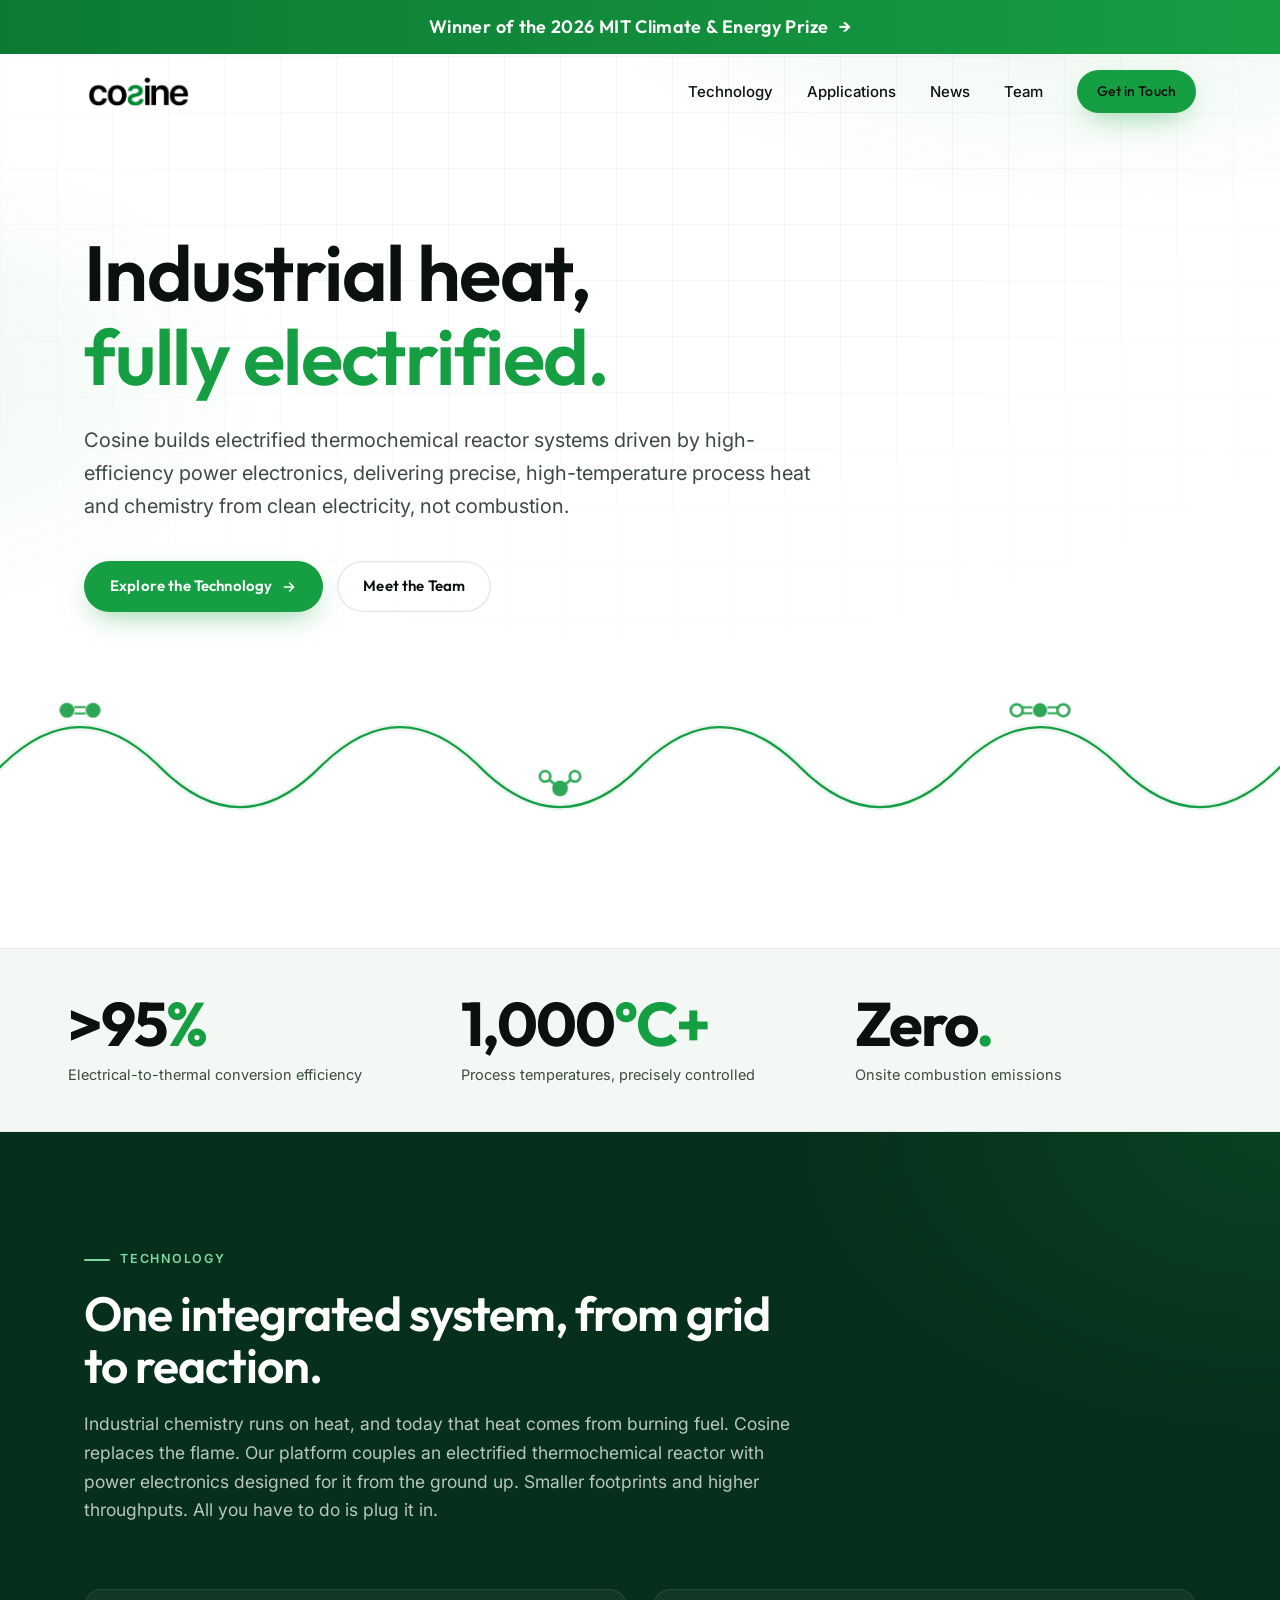
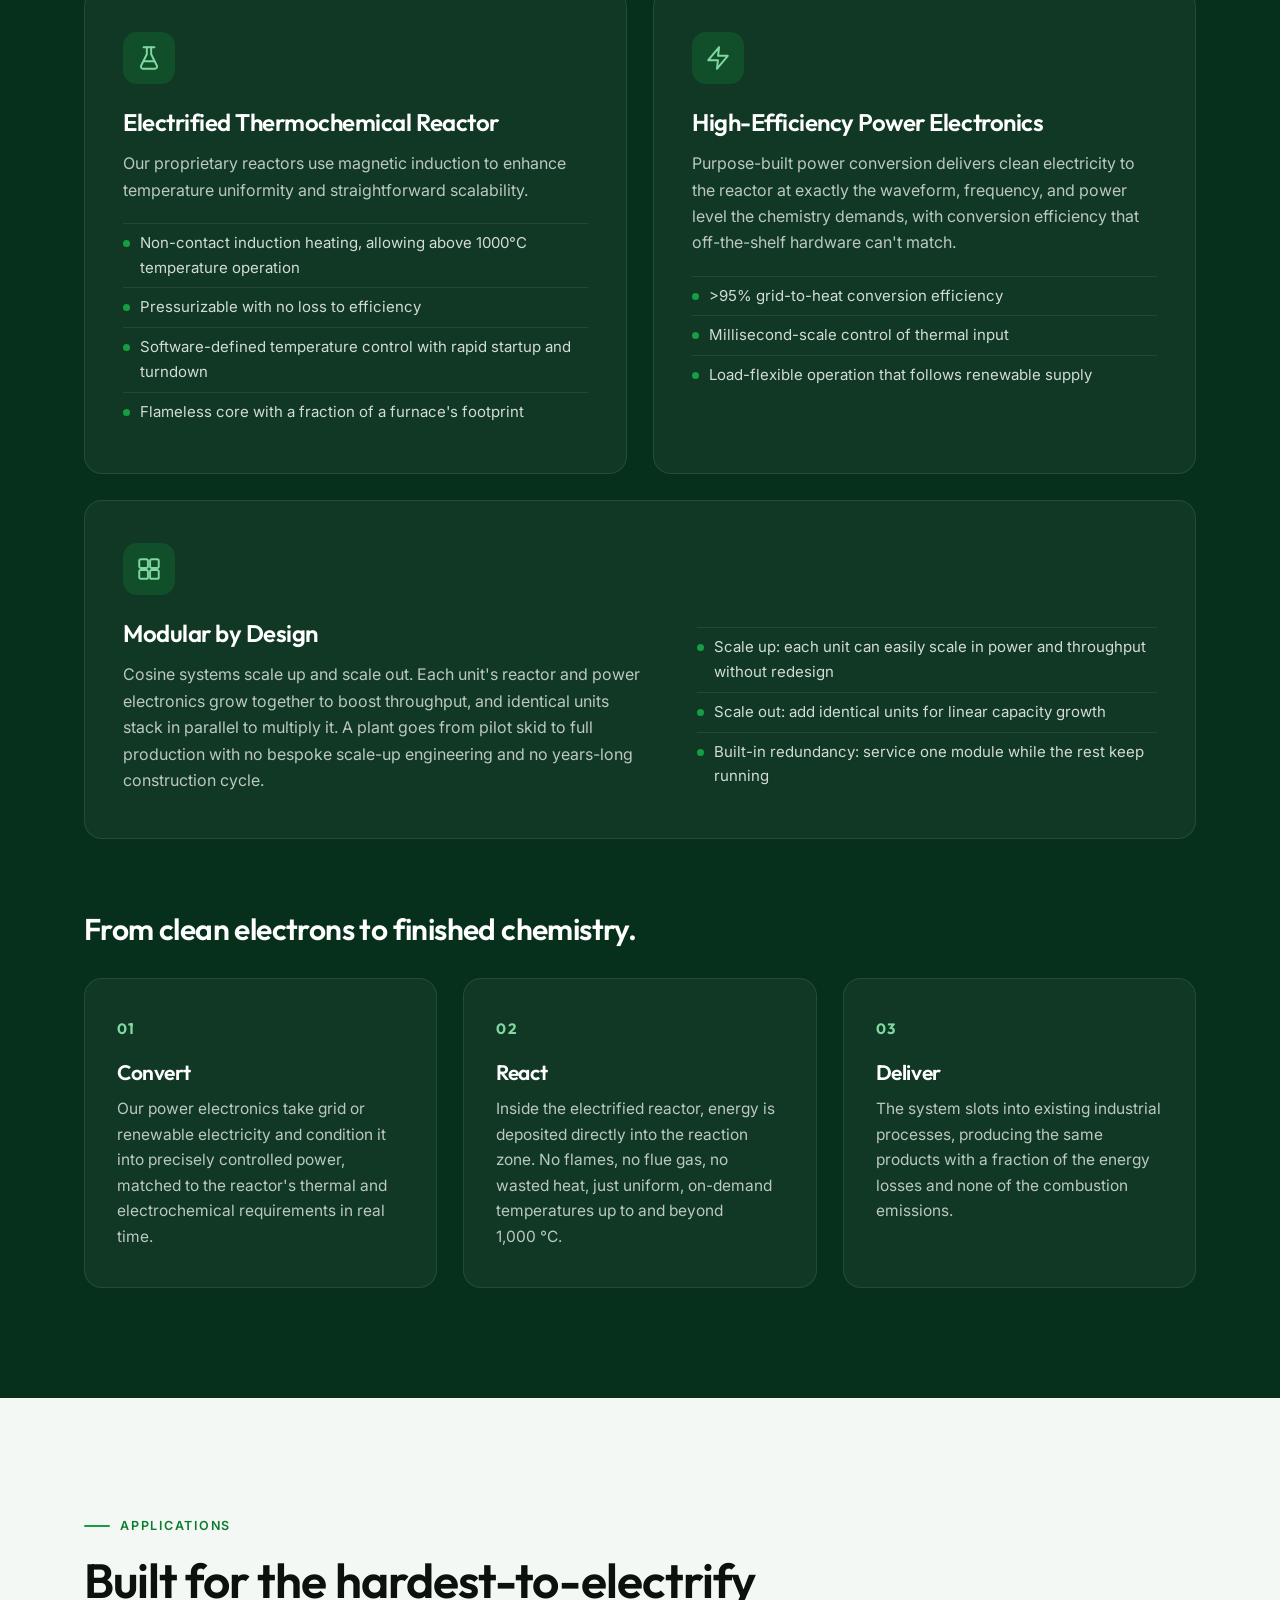
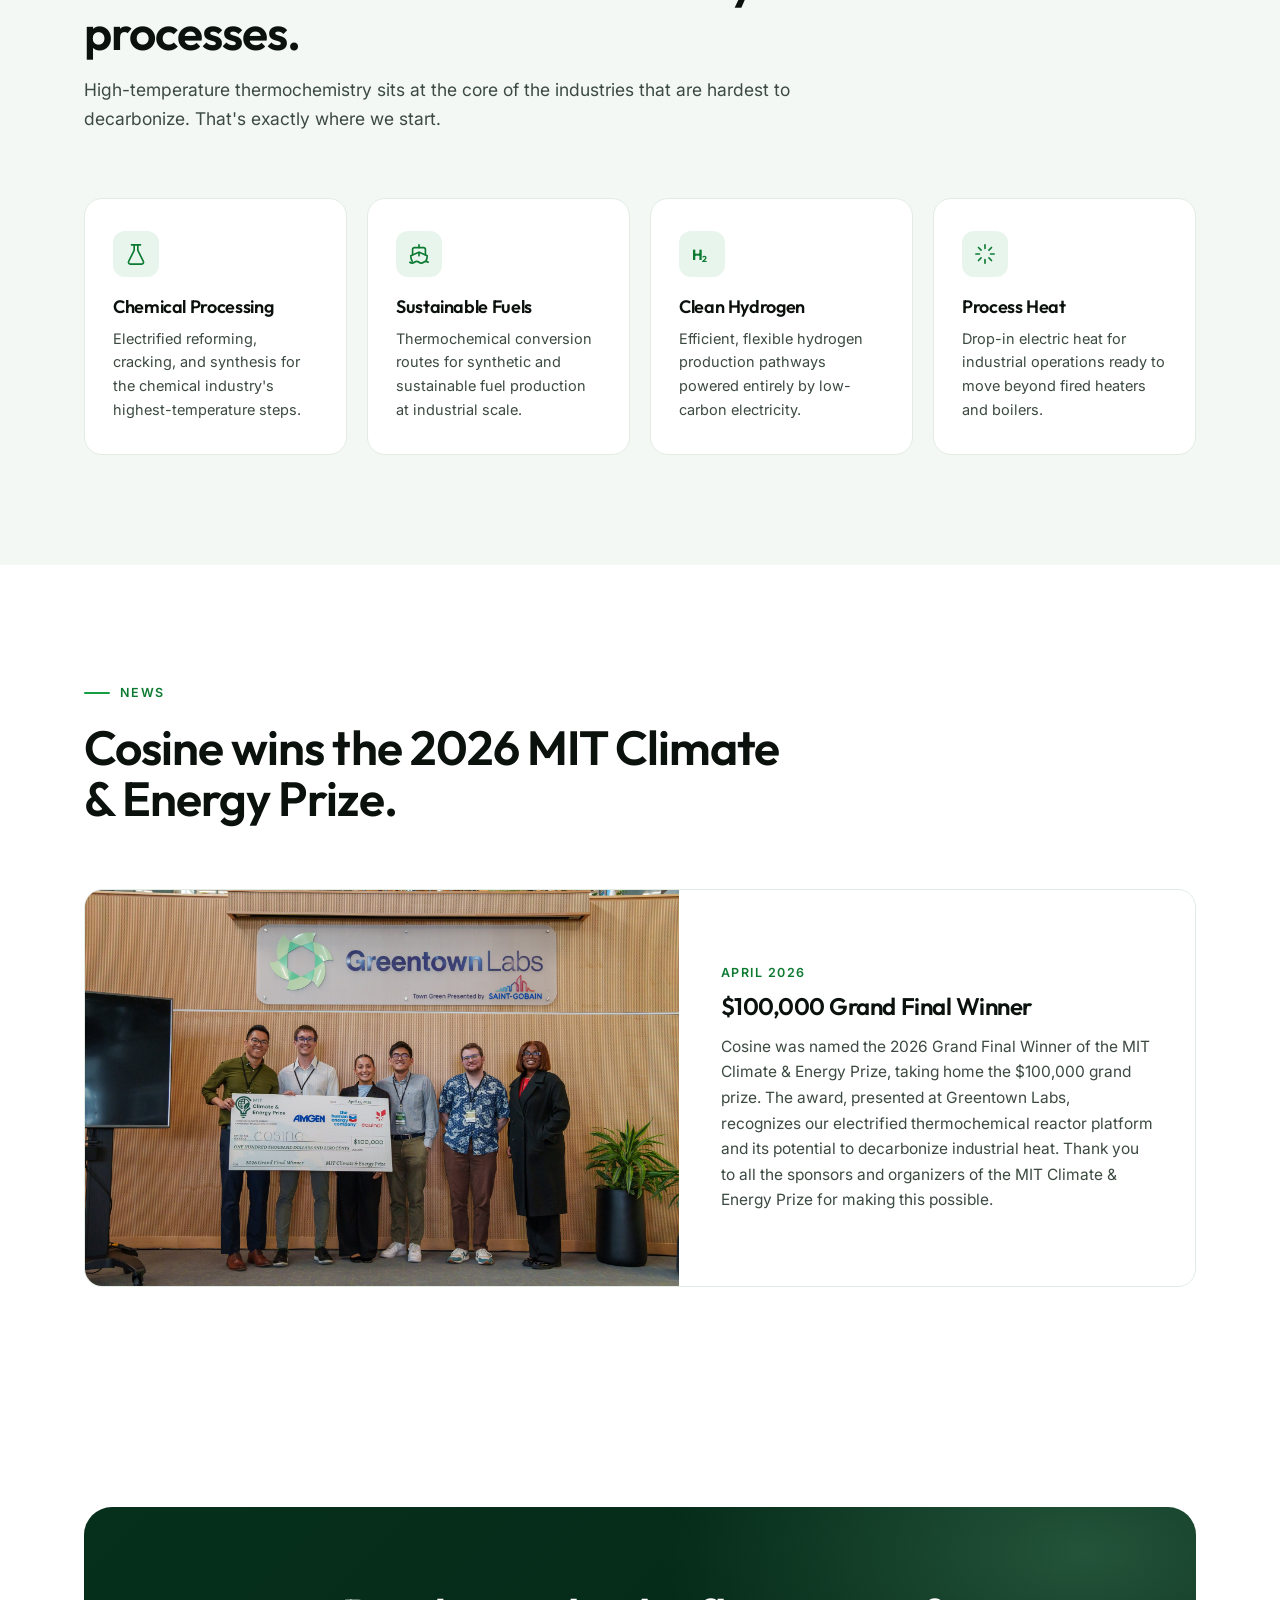
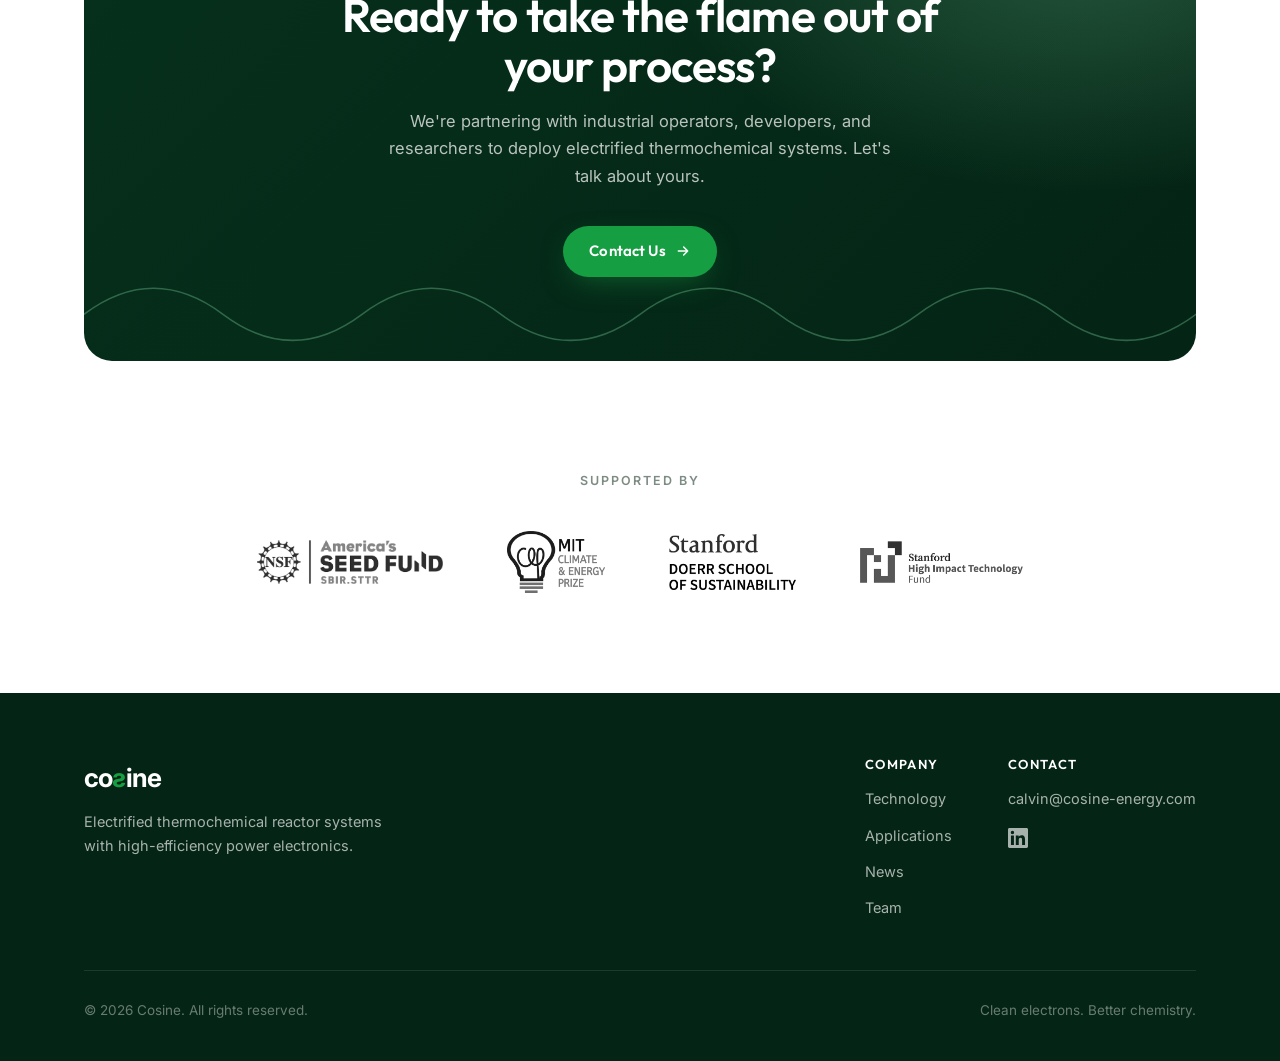
<file: index.html>
<!DOCTYPE html>
<html lang="en">
<head>
  <meta charset="UTF-8" />
  <meta name="viewport" content="width=device-width, initial-scale=1.0" />
  <title>Cosine | Electrified Thermochemical Reactors</title>
  <meta name="description" content="Cosine builds electrified thermochemical reactor systems driven by high-efficiency power electronics: precise, clean industrial heat and chemistry without combustion." />
  <link rel="icon" type="image/png" href="/assets/img/logo.png" />
  <link rel="preconnect" href="https://fonts.googleapis.com" />
  <link rel="preconnect" href="https://fonts.gstatic.com" crossorigin />
  <link href="https://fonts.googleapis.com/css2?family=Inter:wght@400;500;600&family=Outfit:wght@500;600;700&display=swap" rel="stylesheet" />
  <link rel="stylesheet" href="/assets/css/style.css" />
</head>
<body>

  <!-- ================= NAV ================= -->
  <header class="nav" id="nav">
    <a class="announce" href="#news">Winner of the 2026 MIT Climate &amp; Energy Prize <span class="arrow">&rarr;</span></a>
    <div class="wrap nav-inner">
      <a href="/" class="nav-logo" aria-label="Cosine home">
        <img src="/assets/img/logo.png" alt="Cosine" />
      </a>
      <button class="nav-toggle" id="navToggle" aria-label="Toggle menu" aria-expanded="false">
        <span></span><span></span><span></span>
      </button>
      <ul class="nav-links" id="navLinks">
        <li><a href="#technology">Technology</a></li>
        <li><a href="#applications">Applications</a></li>
        <li><a href="#news">News</a></li>
        <li><a href="/team/">Team</a></li>
        <li><a href="mailto:calvin@cosine-energy.com" class="btn btn-primary">Get in Touch</a></li>
      </ul>
    </div>
  </header>

  <!-- ================= HERO ================= -->
  <section class="hero">
    <div class="hero-grid" aria-hidden="true"></div>
    <div class="wrap">
      <h1 class="reveal visible">Industrial heat,<br /><span class="accent">fully electrified.</span></h1>
      <p class="hero-sub reveal visible d1">
        Cosine builds electrified thermochemical reactor systems driven by
        high-efficiency power electronics, delivering precise, high-temperature
        process heat and chemistry from clean electricity, not combustion.
      </p>
      <div class="hero-actions reveal visible d2">
        <a href="#technology" class="btn btn-primary">
          Explore the Technology
          <svg width="16" height="16" viewBox="0 0 24 24" fill="none" stroke="currentColor" stroke-width="2.2" stroke-linecap="round" stroke-linejoin="round"><path d="M5 12h14M13 6l6 6-6 6"/></svg>
        </a>
        <a href="/team/" class="btn btn-ghost">Meet the Team</a>
      </div>
    </div>
    <div class="hero-wave" aria-hidden="true">
      <svg viewBox="0 0 1440 160" fill="none" xmlns="http://www.w3.org/2000/svg" preserveAspectRatio="none">
        <path class="wave-line" d="M0 80 C 60 20, 120 20, 180 80 S 300 140, 360 80 S 480 20, 540 80 S 660 140, 720 80 S 840 20, 900 80 S 1020 140, 1080 80 S 1200 20, 1260 80 S 1380 140, 1440 80"
              stroke="#169e43" stroke-width="2.5" stroke-linecap="round"/>
        <path class="wave-glow" d="M0 80 C 60 20, 120 20, 180 80 S 300 140, 360 80 S 480 20, 540 80 S 660 140, 720 80 S 840 20, 900 80 S 1020 140, 1080 80 S 1200 20, 1260 80 S 1380 140, 1440 80"
              stroke="#169e43" stroke-width="8" stroke-linecap="round" opacity="0.08"/>
        <!-- molecules riding the wave -->
        <g class="molecule m1" transform="translate(90, 16) scale(2.1)">
          <line x1="-3" y1="-1.7" x2="3" y2="-1.7" stroke="#169e43" stroke-width="1.1"/>
          <line x1="-3" y1="1.7" x2="3" y2="1.7" stroke="#169e43" stroke-width="1.1"/>
          <circle cx="-7" cy="0" r="4" fill="#169e43"/>
          <circle cx="7" cy="0" r="4" fill="#169e43"/>
        </g>
        <g class="molecule m2" transform="translate(630, 104) scale(2.1)">
          <line x1="0" y1="0" x2="-8" y2="-6.5" stroke="#169e43" stroke-width="1.4"/>
          <line x1="0" y1="0" x2="8" y2="-6.5" stroke="#169e43" stroke-width="1.4"/>
          <circle cx="0" cy="0" r="4.2" fill="#169e43"/>
          <circle cx="-8" cy="-6.5" r="2.8" fill="#ffffff" stroke="#169e43" stroke-width="1.4"/>
          <circle cx="8" cy="-6.5" r="2.8" fill="#ffffff" stroke="#169e43" stroke-width="1.4"/>
        </g>
        <g class="molecule m3" transform="translate(1170, 16) scale(2.1)">
          <line x1="-9.5" y1="-1.6" x2="-4" y2="-1.6" stroke="#169e43" stroke-width="1.1"/>
          <line x1="-9.5" y1="1.6" x2="-4" y2="1.6" stroke="#169e43" stroke-width="1.1"/>
          <line x1="4" y1="-1.6" x2="9.5" y2="-1.6" stroke="#169e43" stroke-width="1.1"/>
          <line x1="4" y1="1.6" x2="9.5" y2="1.6" stroke="#169e43" stroke-width="1.1"/>
          <circle cx="-12.5" cy="0" r="3.2" fill="#ffffff" stroke="#169e43" stroke-width="1.4"/>
          <circle cx="0" cy="0" r="3.8" fill="#169e43"/>
          <circle cx="12.5" cy="0" r="3.2" fill="#ffffff" stroke="#169e43" stroke-width="1.4"/>
        </g>
      </svg>
    </div>
  </section>

  <!-- ================= STATS ================= -->
  <div class="stats">
    <div class="wrap stats-inner">
      <div class="stat reveal">
        <div class="num">&gt;95<em>%</em></div>
        <div class="label">Electrical-to-thermal conversion efficiency</div>
      </div>
      <div class="stat reveal d1">
        <div class="num">1,000<em>°C+</em></div>
        <div class="label">Process temperatures, precisely controlled</div>
      </div>
      <div class="stat reveal d2">
        <div class="num">Zero<em>.</em></div>
        <div class="label">Onsite combustion emissions</div>
      </div>
    </div>
  </div>

  <!-- ================= TECHNOLOGY ================= -->
  <section class="tech on-dark" id="technology">
    <div class="wrap">
      <div class="section-head reveal">
        <span class="eyebrow">Technology</span>
        <h2>One integrated system, from grid to reaction.</h2>
        <p>
          Industrial chemistry runs on heat, and today that heat comes from burning
          fuel. Cosine replaces the flame. Our platform couples an electrified
          thermochemical reactor with power electronics designed for it from the
          ground up. Smaller footprints and higher throughputs. All you have to do
          is plug it in.
        </p>
      </div>
      <div class="tech-cards">
        <div class="tech-card reveal">
          <div class="icon">
            <svg width="26" height="26" viewBox="0 0 24 24" fill="none" stroke="currentColor" stroke-width="1.8" stroke-linecap="round" stroke-linejoin="round"><path d="M10 2v6.5L4.7 19.2A2 2 0 0 0 6.5 22h11a2 2 0 0 0 1.8-2.8L14 8.5V2"/><path d="M7 2h10"/><path d="M7.5 15h9"/></svg>
          </div>
          <h3>Electrified Thermochemical Reactor</h3>
          <p>
            Our proprietary reactors use magnetic induction to
            enhance temperature uniformity and straightforward scalability.
          </p>
          <ul>
            <li>Non-contact induction heating, allowing above 1000°C temperature operation</li>
            <li>Pressurizable with no loss to efficiency</li>
            <li>Software-defined temperature control with rapid startup and turndown</li>
            <li>Flameless core with a fraction of a furnace's footprint</li>
          </ul>
        </div>
        <div class="tech-card reveal d1">
          <div class="icon">
            <svg width="26" height="26" viewBox="0 0 24 24" fill="none" stroke="currentColor" stroke-width="1.8" stroke-linecap="round" stroke-linejoin="round"><polygon points="13 2 3 14 12 14 11 22 21 10 12 10 13 2"/></svg>
          </div>
          <h3>High-Efficiency Power Electronics</h3>
          <p>
            Purpose-built power conversion delivers clean electricity to the reactor
            at exactly the waveform, frequency, and power level the chemistry demands,
            with conversion efficiency that off-the-shelf hardware can't match.
          </p>
          <ul>
            <li>&gt;95% grid-to-heat conversion efficiency</li>
            <li>Millisecond-scale control of thermal input</li>
            <li>Load-flexible operation that follows renewable supply</li>
          </ul>
        </div>
        <div class="tech-card wide reveal">
          <div class="icon">
            <svg width="26" height="26" viewBox="0 0 24 24" fill="none" stroke="currentColor" stroke-width="1.8" stroke-linecap="round" stroke-linejoin="round"><rect x="3" y="3" width="8" height="8" rx="1.5"/><rect x="13" y="3" width="8" height="8" rx="1.5"/><rect x="3" y="13" width="8" height="8" rx="1.5"/><rect x="13" y="13" width="8" height="8" rx="1.5"/></svg>
          </div>
          <div class="wide-cols">
            <div>
              <h3>Modular by Design</h3>
              <p>
                Cosine systems scale up and scale out. Each unit's reactor and
                power electronics grow together to boost throughput, and identical
                units stack in parallel to multiply it. A plant goes from pilot
                skid to full production with no bespoke scale-up engineering and
                no years-long construction cycle.
              </p>
            </div>
            <ul>
              <li>Scale up: each unit can easily scale in power and throughput without redesign</li>
              <li>Scale out: add identical units for linear capacity growth</li>
              <li>Built-in redundancy: service one module while the rest keep running</li>
            </ul>
          </div>
        </div>
      </div>
      <h3 class="steps-head reveal">From clean electrons to finished chemistry.</h3>
      <div class="steps">
        <div class="step reveal">
          <h3>Convert</h3>
          <p>
            Our power electronics take grid or renewable electricity and condition it
            into precisely controlled power, matched to the reactor's thermal and
            electrochemical requirements in real time.
          </p>
        </div>
        <div class="step reveal d1">
          <h3>React</h3>
          <p>
            Inside the electrified reactor, energy is deposited directly into the
            reaction zone. No flames, no flue gas, no wasted heat, just uniform,
            on-demand temperatures up to and beyond 1,000&nbsp;°C.
          </p>
        </div>
        <div class="step reveal d2">
          <h3>Deliver</h3>
          <p>
            The system slots into existing industrial processes, producing the same
            products with a fraction of the energy losses and none of the
            combustion emissions.
          </p>
        </div>
      </div>
    </div>
  </section>

  <!-- ================= APPLICATIONS ================= -->
  <section class="apps" id="applications">
    <div class="wrap">
      <div class="section-head reveal">
        <span class="eyebrow">Applications</span>
        <h2>Built for the hardest-to-electrify processes.</h2>
        <p>
          High-temperature thermochemistry sits at the core of the industries that are
          hardest to decarbonize. That's exactly where we start.
        </p>
      </div>
      <div class="apps-grid">
        <div class="app reveal">
          <div class="icon">
            <svg width="22" height="22" viewBox="0 0 24 24" fill="none" stroke="currentColor" stroke-width="1.8" stroke-linecap="round" stroke-linejoin="round"><path d="M10 2v6L4 20a2 2 0 0 0 1.8 3h12.4A2 2 0 0 0 20 20L14 8V2"/><path d="M7 2h10"/></svg>
          </div>
          <h3>Chemical Processing</h3>
          <p>Electrified reforming, cracking, and synthesis for the chemical industry's highest-temperature steps.</p>
        </div>
        <div class="app reveal d1">
          <div class="icon">
            <svg width="22" height="22" viewBox="0 0 24 24" fill="none" stroke="currentColor" stroke-width="1.8" stroke-linecap="round" stroke-linejoin="round"><path d="M12 10.2V14"/><path d="M12 2v3"/><path d="M19 13V7a2 2 0 0 0-2-2H7a2 2 0 0 0-2 2v6"/><path d="M19.4 20A11.6 11.6 0 0 0 21 14l-8.2-3.6a2 2 0 0 0-1.6 0L3 14a11.6 11.6 0 0 0 1.6 6"/><path d="M2 21c.6.5 1.2 1 2.5 1 2.5 0 2.5-2 5-2 1.3 0 1.9.5 2.5 1s1.2 1 2.5 1c2.5 0 2.5-2 5-2 1.3 0 1.9.5 2.5 1"/></svg>
          </div>
          <h3>Sustainable Fuels</h3>
          <p>Thermochemical conversion routes for synthetic and sustainable fuel production at industrial scale.</p>
        </div>
        <div class="app reveal d2">
          <div class="icon">
            <svg width="22" height="22" viewBox="0 0 24 24" fill="currentColor" xmlns="http://www.w3.org/2000/svg" aria-hidden="true"><text x="1.5" y="18" font-family="'Outfit','Inter',sans-serif" font-size="16" font-weight="700" letter-spacing="-0.5">H</text><text x="12.5" y="21" font-family="'Outfit','Inter',sans-serif" font-size="9.5" font-weight="700">2</text></svg>
          </div>
          <h3>Clean Hydrogen</h3>
          <p>Efficient, flexible hydrogen production pathways powered entirely by low-carbon electricity.</p>
        </div>
        <div class="app reveal d3">
          <div class="icon">
            <svg width="22" height="22" viewBox="0 0 24 24" fill="none" stroke="currentColor" stroke-width="1.8" stroke-linecap="round" stroke-linejoin="round"><path d="M12 2v4M12 18v4M2 12h4M18 12h4M4.9 4.9l2.8 2.8M16.3 16.3l2.8 2.8M4.9 19.1l2.8-2.8M16.3 7.7l2.8-2.8"/></svg>
          </div>
          <h3>Process Heat</h3>
          <p>Drop-in electric heat for industrial operations ready to move beyond fired heaters and boilers.</p>
        </div>
      </div>
    </div>
  </section>

  <!-- ================= NEWS ================= -->
  <section class="news" id="news">
    <div class="wrap">
      <div class="section-head reveal">
        <span class="eyebrow">News</span>
        <h2>Cosine wins the 2026 MIT Climate &amp; Energy Prize.</h2>
      </div>
      <div class="news-card reveal">
        <div class="news-photo">
          <img src="/assets/img/news/mitcep.jpg" alt="The Cosine team holding the $100,000 MIT Climate & Energy Prize check at Greentown Labs" />
        </div>
        <div class="news-body">
          <div class="news-date">April 2026</div>
          <h3>$100,000 Grand Final Winner</h3>
          <p>
            Cosine was named the 2026 Grand Final Winner of the MIT Climate &amp;
            Energy Prize, taking home the $100,000 grand prize. The award,
            presented at Greentown Labs, recognizes our electrified thermochemical
            reactor platform and its potential to decarbonize industrial heat.
            Thank you to all the sponsors and organizers of the MIT Climate &amp;
            Energy Prize for making this possible.
          </p>
        </div>
      </div>
    </div>
  </section>

  <!-- ================= CTA ================= -->
  <section class="cta">
    <div class="wrap">
      <div class="cta-card on-dark reveal">
        <h2>Ready to take the flame out of your process?</h2>
        <p>
          We're partnering with industrial operators, developers, and researchers to
          deploy electrified thermochemical systems. Let's talk about yours.
        </p>
        <a href="mailto:calvin@cosine-energy.com" class="btn btn-primary">
          Contact Us
          <svg width="16" height="16" viewBox="0 0 24 24" fill="none" stroke="currentColor" stroke-width="2.2" stroke-linecap="round" stroke-linejoin="round"><path d="M5 12h14M13 6l6 6-6 6"/></svg>
        </a>
        <svg class="cta-wave" viewBox="0 0 1440 120" fill="none" xmlns="http://www.w3.org/2000/svg" preserveAspectRatio="none" aria-hidden="true">
          <path d="M0 60 C 60 15, 120 15, 180 60 S 300 105, 360 60 S 480 15, 540 60 S 660 105, 720 60 S 840 15, 900 60 S 1020 105, 1080 60 S 1200 15, 1260 60 S 1380 105, 1440 60"
                stroke="#7fd8a0" stroke-width="2" stroke-linecap="round"/>
        </svg>
      </div>
    </div>
  </section>

  <!-- ================= SPONSORS ================= -->
  <section class="sponsors" aria-label="Supporters">
    <div class="wrap">
      <p class="sponsors-title reveal">Supported by</p>
      <div class="sponsors-grid">
        <div class="sponsor sponsor-nsf reveal">
          <img src="/assets/img/sponsors/nsf.png" alt="NSF America's Seed Fund, SBIR and STTR" />
        </div>
        <div class="sponsor sponsor-mit reveal d1">
          <img src="/assets/img/sponsors/mitcep.png" alt="MIT Climate and Energy Prize" />
        </div>
        <div class="sponsor sponsor-doerr reveal d2">
          <img src="/assets/img/sponsors/stanfordschoolofsustainability.jpg" alt="Stanford Doerr School of Sustainability" />
        </div>
        <div class="sponsor sponsor-hit reveal d3">
          <img src="/assets/img/sponsors/stanfordhighimpact.png" alt="Stanford High Impact Technology Fund" />
        </div>
      </div>
    </div>
  </section>

  <!-- ================= FOOTER ================= -->
  <footer class="footer on-dark">
    <div class="wrap">
      <div class="footer-inner">
        <div>
          <div class="wordmark">co<span class="s">s</span>ine</div>
          <p class="tagline">Electrified thermochemical reactor systems with high-efficiency power electronics.</p>
        </div>
        <div class="footer-links">
          <div>
            <h4>Company</h4>
            <ul>
              <li><a href="#technology">Technology</a></li>
              <li><a href="#applications">Applications</a></li>
              <li><a href="#news">News</a></li>
              <li><a href="/team/">Team</a></li>
            </ul>
          </div>
          <div>
            <h4>Contact</h4>
            <ul>
              <li><a href="mailto:calvin@cosine-energy.com">calvin@cosine-energy.com</a></li>
              <li>
                <a href="https://www.linkedin.com/company/cosine-energy/" target="_blank" rel="noopener" class="social-link" aria-label="Cosine on LinkedIn">
                  <svg width="20" height="20" viewBox="0 0 24 24" fill="currentColor" aria-hidden="true"><path d="M20.45 20.45h-3.55v-5.57c0-1.33-.03-3.04-1.85-3.04-1.85 0-2.14 1.45-2.14 2.94v5.67H9.36V9h3.41v1.56h.05c.47-.9 1.63-1.85 3.36-1.85 3.6 0 4.27 2.37 4.27 5.46v6.28zM5.34 7.43a2.06 2.06 0 1 1 0-4.12 2.06 2.06 0 0 1 0 4.12zM7.12 20.45H3.55V9h3.57v11.45zM22.22 0H1.77C.79 0 0 .77 0 1.72v20.55C0 23.23.79 24 1.77 24h20.45c.98 0 1.78-.77 1.78-1.73V1.72C24 .77 23.2 0 22.22 0z"/></svg>
                </a>
              </li>
            </ul>
          </div>
        </div>
      </div>
      <div class="footer-bottom">
        <span>© <span id="year"></span> Cosine. All rights reserved.</span>
        <span>Clean electrons. Better chemistry.</span>
      </div>
    </div>
  </footer>

  <script src="/assets/js/main.js"></script>
</body>
</html>
</file>
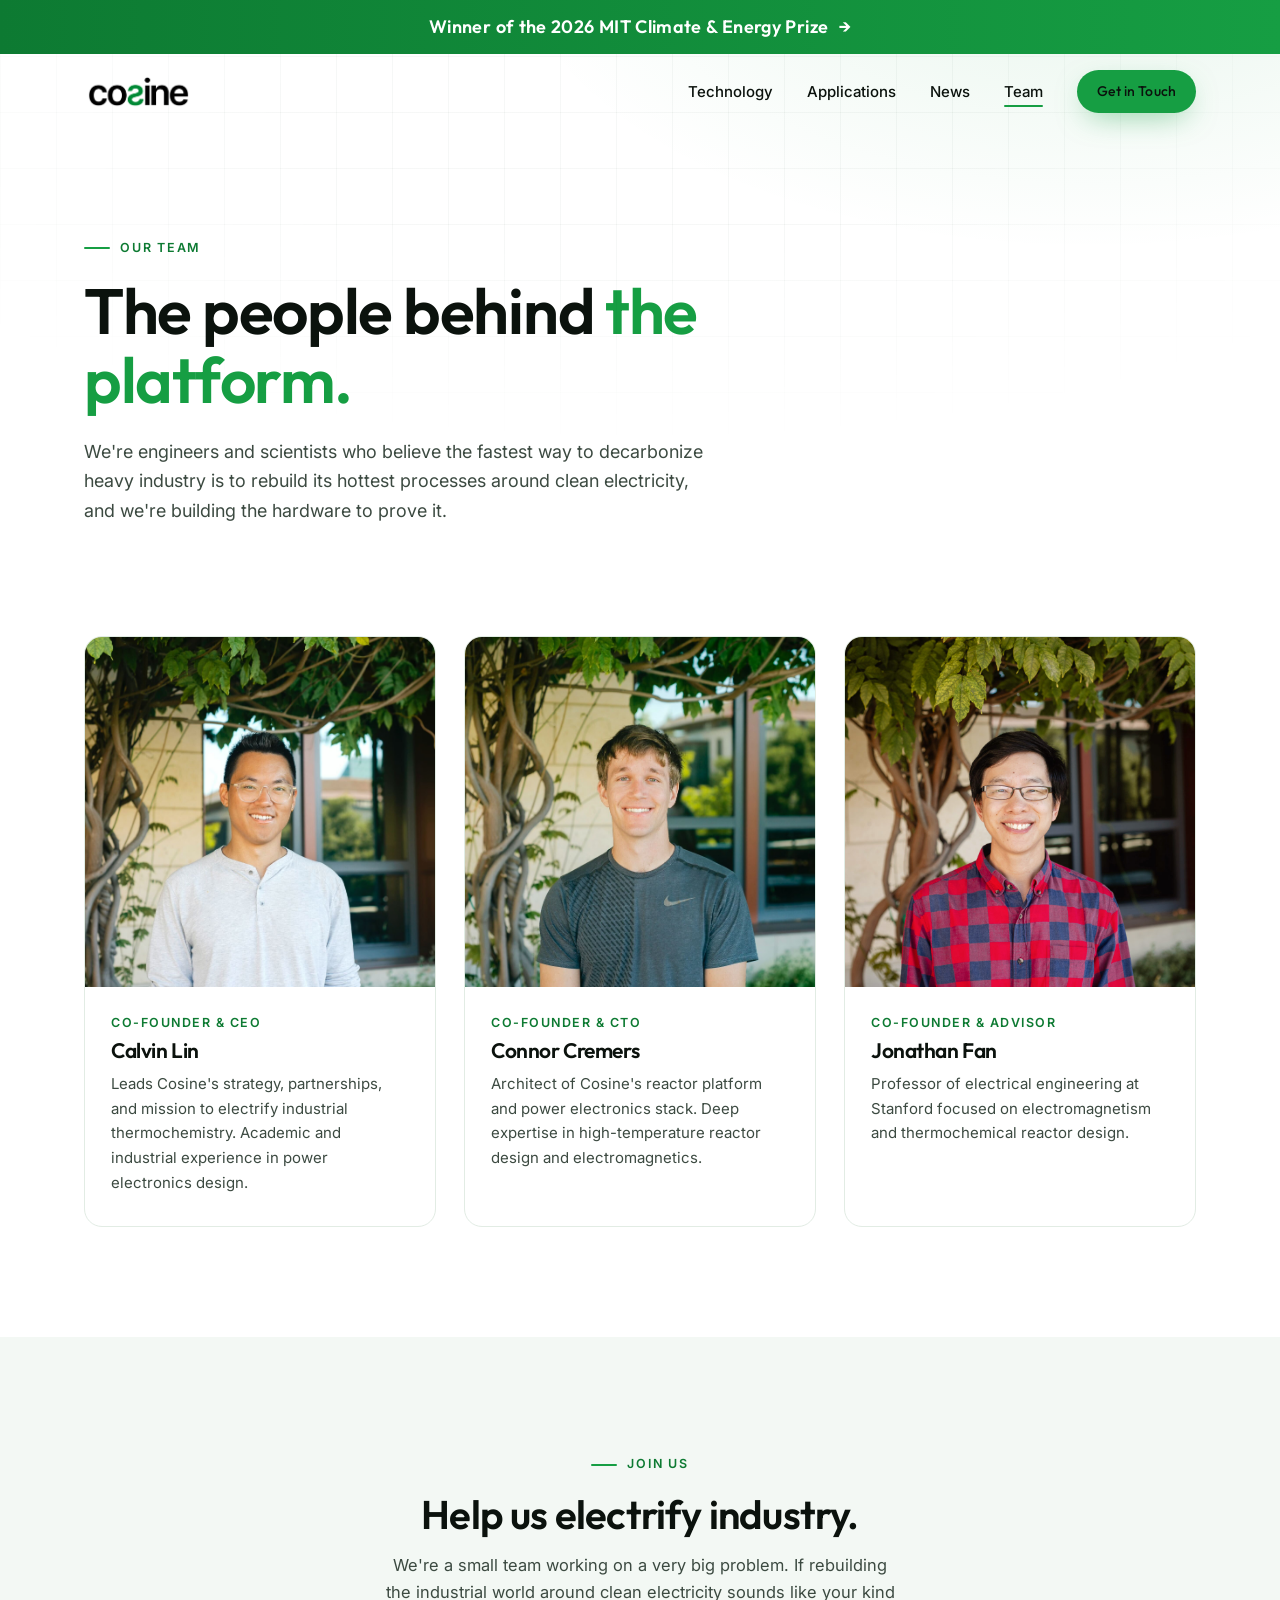
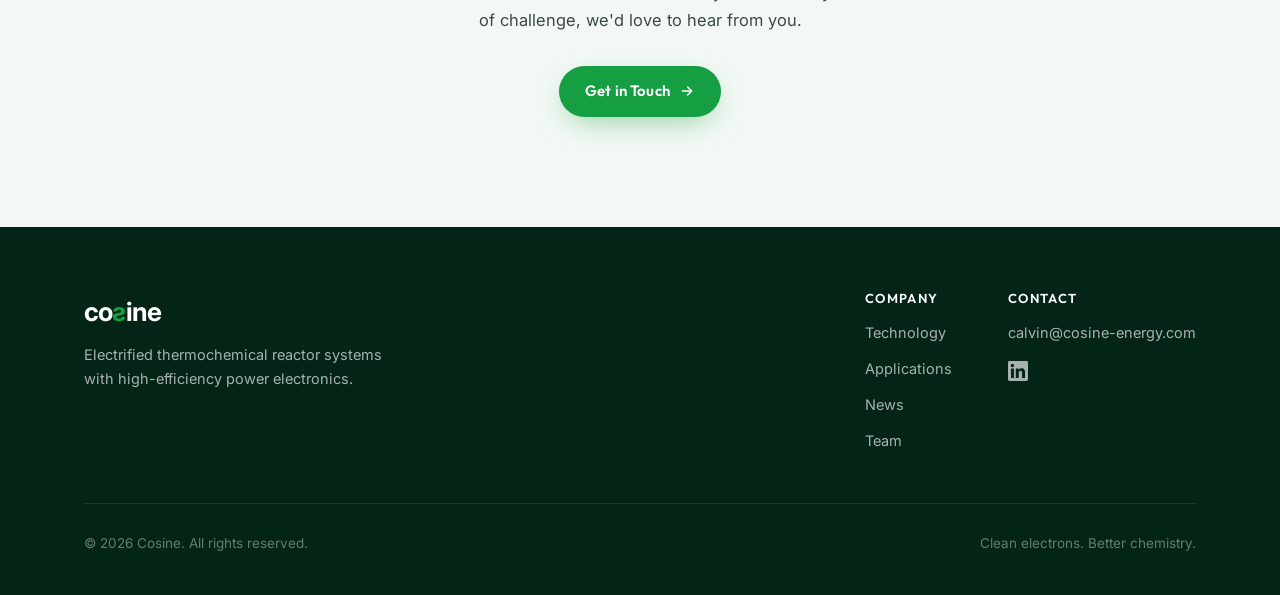
<file: team/index.html>
<!DOCTYPE html>
<html lang="en">
<head>
  <meta charset="UTF-8" />
  <meta name="viewport" content="width=device-width, initial-scale=1.0" />
  <title>Team | Cosine</title>
  <meta name="description" content="Meet the team behind Cosine's electrified thermochemical reactor systems." />
  <link rel="icon" type="image/png" href="/assets/img/logo.png" />
  <link rel="preconnect" href="https://fonts.googleapis.com" />
  <link rel="preconnect" href="https://fonts.gstatic.com" crossorigin />
  <link href="https://fonts.googleapis.com/css2?family=Inter:wght@400;500;600&family=Outfit:wght@500;600;700&display=swap" rel="stylesheet" />
  <link rel="stylesheet" href="/assets/css/style.css" />
</head>
<body>

  <!-- ================= NAV ================= -->
  <header class="nav" id="nav">
    <a class="announce" href="/#news">Winner of the 2026 MIT Climate &amp; Energy Prize <span class="arrow">&rarr;</span></a>
    <div class="wrap nav-inner">
      <a href="/" class="nav-logo" aria-label="Cosine home">
        <img src="/assets/img/logo.png" alt="Cosine" />
      </a>
      <button class="nav-toggle" id="navToggle" aria-label="Toggle menu" aria-expanded="false">
        <span></span><span></span><span></span>
      </button>
      <ul class="nav-links" id="navLinks">
        <li><a href="/#technology">Technology</a></li>
        <li><a href="/#applications">Applications</a></li>
        <li><a href="/#news">News</a></li>
        <li><a href="/team/" class="active">Team</a></li>
        <li><a href="mailto:calvin@cosine-energy.com" class="btn btn-primary">Get in Touch</a></li>
      </ul>
    </div>
  </header>

  <!-- ================= PAGE HERO ================= -->
  <section class="page-hero">
    <div class="hero-grid" aria-hidden="true"></div>
    <div class="wrap">
      <span class="eyebrow reveal visible">Our Team</span>
      <h1 class="reveal visible">The people behind <span class="accent">the platform.</span></h1>
      <p class="reveal visible d1">
        We're engineers and scientists who believe the fastest way to decarbonize
        heavy industry is to rebuild its hottest processes around clean electricity,
        and we're building the hardware to prove it.
      </p>
    </div>
  </section>

  <!-- ================= TEAM GRID ================= -->
  <section style="padding-top: 20px;">
    <div class="wrap">
      <div class="team-grid">
        <div class="person reveal">
          <a class="photo" href="https://www.linkedin.com/in/calvin-lin/" target="_blank" rel="noopener" aria-label="Calvin Lin on LinkedIn"><img src="/assets/img/team/calvinlin.jpg" alt="Portrait of Calvin Lin, Co-Founder and CEO" class="shift-up" /></a>
          <div class="info">
            <div class="role">Co-Founder &amp; CEO</div>
            <h3>Calvin Lin</h3>
            <p>
              Leads Cosine's strategy, partnerships, and mission to electrify
              industrial thermochemistry. Academic and industrial
              experience in power electronics design.
            </p>
          </div>
        </div>
        <div class="person reveal d1">
          <a class="photo" href="https://www.linkedin.com/in/connor-cremers/" target="_blank" rel="noopener" aria-label="Connor Cremers on LinkedIn"><img src="/assets/img/team/connorcremers.jpg" alt="Portrait of Connor Cremers, Co-Founder and CTO" class="shift-up" /></a>
          <div class="info">
            <div class="role">Co-Founder &amp; CTO</div>
            <h3>Connor Cremers</h3>
            <p>
              Architect of Cosine's reactor platform and power electronics stack.
              Deep expertise in high-temperature reactor design and electromagnetics.
            </p>
          </div>
        </div>
        <div class="person reveal d2">
          <a class="photo" href="https://profiles.stanford.edu/jonathan-fan" target="_blank" rel="noopener" aria-label="Jonathan Fan's Stanford profile"><img src="/assets/img/team/jonathanfan.jpg" alt="Portrait of Jonathan Fan, Advisor" /></a>
          <div class="info">
            <div class="role">Co-founder &amp; Advisor</div>
            <h3>Jonathan Fan</h3>
            <p>
              Professor of electrical engineering at Stanford focused on electromagnetism
              and thermochemical reactor design.
            </p>
          </div>
        </div>
      </div>
    </div>
  </section>

  <!-- ================= JOIN ================= -->
  <section class="join">
    <div class="wrap">
      <span class="eyebrow reveal" style="justify-content: center;">Join Us</span>
      <h2 class="reveal">Help us electrify industry.</h2>
      <p class="reveal d1">
        We're a small team working on a very big problem. If rebuilding the
        industrial world around clean electricity sounds like your kind of
        challenge, we'd love to hear from you.
      </p>
      <a href="mailto:calvin@cosine-energy.com" class="btn btn-primary reveal d2">
        Get in Touch
        <svg width="16" height="16" viewBox="0 0 24 24" fill="none" stroke="currentColor" stroke-width="2.2" stroke-linecap="round" stroke-linejoin="round"><path d="M5 12h14M13 6l6 6-6 6"/></svg>
      </a>
    </div>
  </section>

  <!-- ================= FOOTER ================= -->
  <footer class="footer on-dark">
    <div class="wrap">
      <div class="footer-inner">
        <div>
          <div class="wordmark">co<span class="s">s</span>ine</div>
          <p class="tagline">Electrified thermochemical reactor systems with high-efficiency power electronics.</p>
        </div>
        <div class="footer-links">
          <div>
            <h4>Company</h4>
            <ul>
              <li><a href="/#technology">Technology</a></li>
              <li><a href="/#applications">Applications</a></li>
              <li><a href="/#news">News</a></li>
              <li><a href="/team/">Team</a></li>
            </ul>
          </div>
          <div>
            <h4>Contact</h4>
            <ul>
              <li><a href="mailto:calvin@cosine-energy.com">calvin@cosine-energy.com</a></li>
              <li>
                <a href="https://www.linkedin.com/company/cosine-energy/" target="_blank" rel="noopener" class="social-link" aria-label="Cosine on LinkedIn">
                  <svg width="20" height="20" viewBox="0 0 24 24" fill="currentColor" aria-hidden="true"><path d="M20.45 20.45h-3.55v-5.57c0-1.33-.03-3.04-1.85-3.04-1.85 0-2.14 1.45-2.14 2.94v5.67H9.36V9h3.41v1.56h.05c.47-.9 1.63-1.85 3.36-1.85 3.6 0 4.27 2.37 4.27 5.46v6.28zM5.34 7.43a2.06 2.06 0 1 1 0-4.12 2.06 2.06 0 0 1 0 4.12zM7.12 20.45H3.55V9h3.57v11.45zM22.22 0H1.77C.79 0 0 .77 0 1.72v20.55C0 23.23.79 24 1.77 24h20.45c.98 0 1.78-.77 1.78-1.73V1.72C24 .77 23.2 0 22.22 0z"/></svg>
                </a>
              </li>
            </ul>
          </div>
        </div>
      </div>
      <div class="footer-bottom">
        <span>© <span id="year"></span> Cosine. All rights reserved.</span>
        <span>Clean electrons. Better chemistry.</span>
      </div>
    </div>
  </footer>

  <script src="/assets/js/main.js"></script>
</body>
</html>
</file>
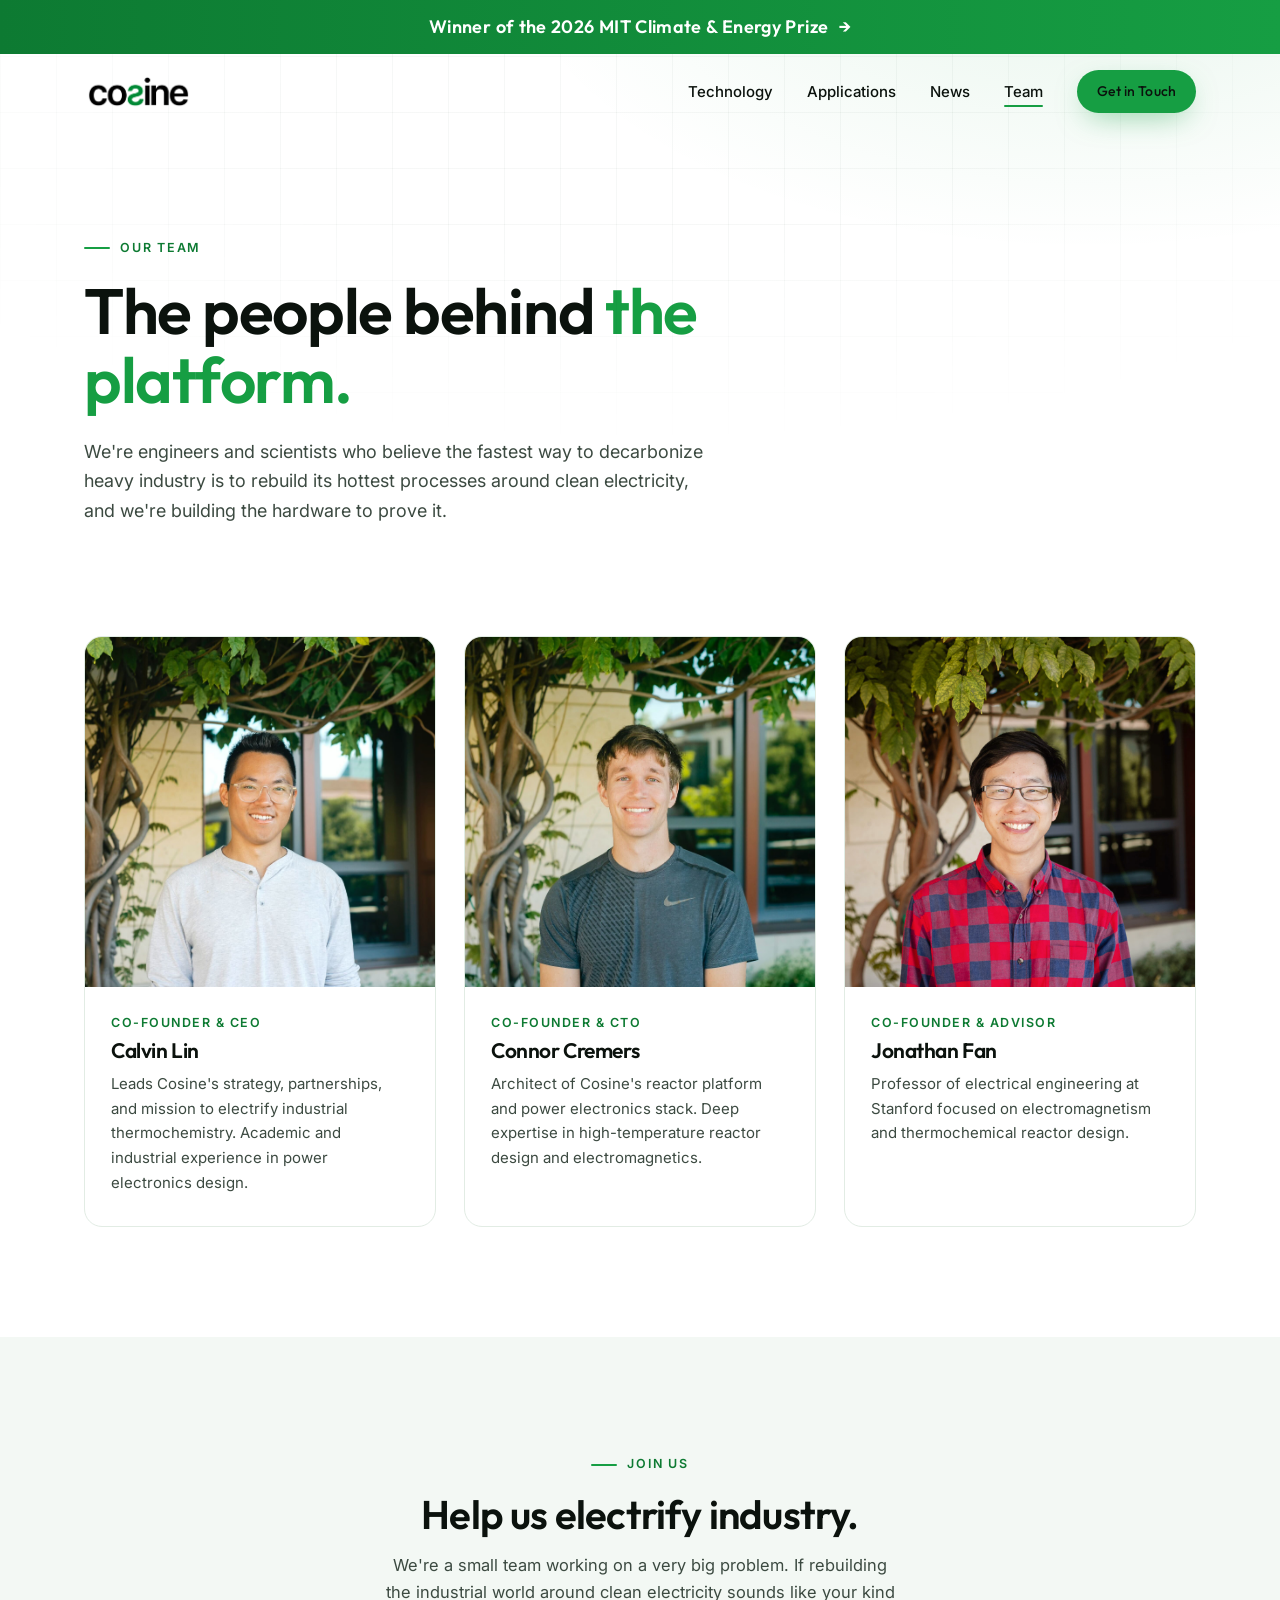
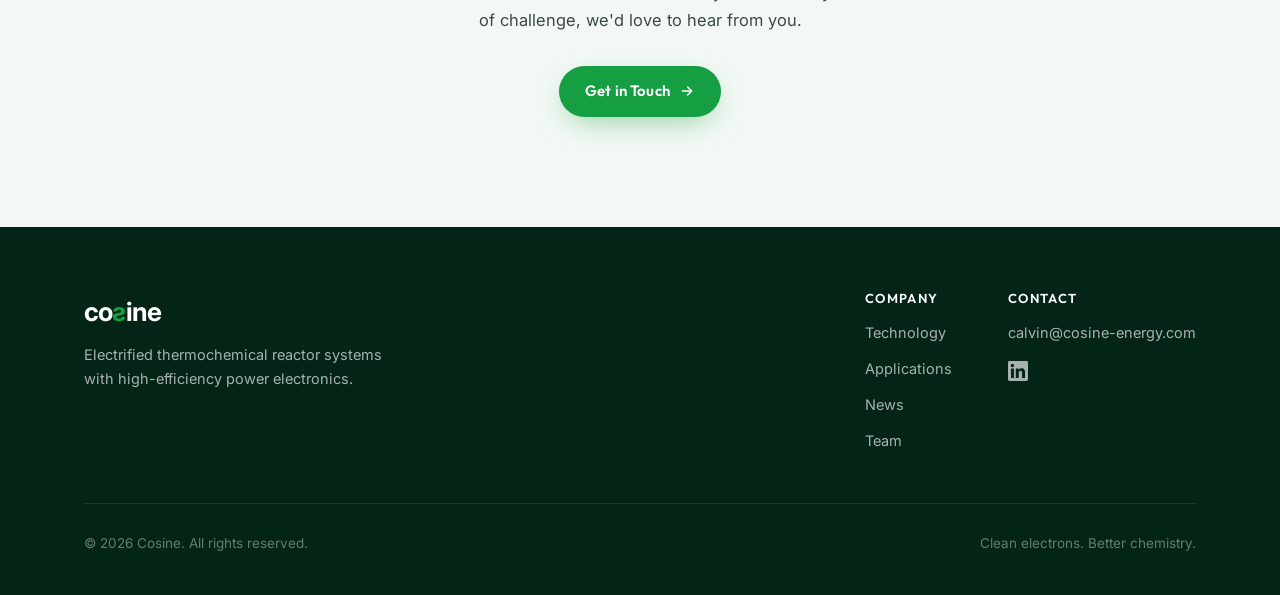
<file: team.html>
<!DOCTYPE html>
<html lang="en">
<head>
  <meta charset="UTF-8" />
  <title>Team | Cosine</title>
  <meta http-equiv="refresh" content="0; url=/team/" />
  <link rel="canonical" href="https://cosine-energy.com/team/" />
  <script>window.location.replace("/team/");</script>
</head>
<body>
  <p>The team page has moved. <a href="/team/">Continue to cosine-energy.com/team/</a></p>
</body>
</html>
</file>
<file: assets/css/style.css>
/* ============================================================
   Cosine brand stylesheet
   Palette: white / greens pulled from the wordmark
   ============================================================ */

:root {
  --green: #169e43;          /* logo green */
  --green-dark: #0d7a32;
  --green-deep: #06301c;     /* near-black forest, dark sections */
  --green-deeper: #042415;
  --ink: #0b120d;            /* body headings on white */
  --body: #3c4a41;           /* body text on white */
  --mist: #f3f8f4;           /* green-tinted off-white */
  --line: #e2ece4;
  --white: #ffffff;

  --font-display: "Outfit", "Inter", system-ui, sans-serif;
  --font-body: "Inter", system-ui, -apple-system, sans-serif;

  --radius: 18px;
  --shadow-soft: 0 20px 60px -24px rgba(6, 48, 28, 0.25);
  --wrap: 1160px;
}

* { margin: 0; padding: 0; box-sizing: border-box; }

html { scroll-behavior: smooth; }

body {
  font-family: var(--font-body);
  color: var(--body);
  background: var(--white);
  line-height: 1.65;
  font-size: 16.5px;
  -webkit-font-smoothing: antialiased;
}

img { max-width: 100%; display: block; }

a { color: inherit; text-decoration: none; }

.wrap {
  max-width: var(--wrap);
  margin: 0 auto;
  padding: 0 24px;
}

h1, h2, h3, h4 {
  font-family: var(--font-display);
  color: var(--ink);
  line-height: 1.08;
  letter-spacing: -0.02em;
  font-weight: 600;
}

::selection { background: rgba(22, 158, 67, 0.22); }

/* ---------- text wordmark (matches logo: green “s”) ---------- */
.wordmark {
  font-family: var(--font-body);
  font-weight: 700;
  letter-spacing: -0.03em;
  color: var(--ink);
}
.wordmark .s {
  color: var(--green);
  display: inline-block;
  transform: translateX(1px) scaleX(-1);
}
.on-dark .wordmark { color: #fff; }

/* ---------- eyebrow labels ---------- */
.eyebrow {
  display: inline-flex;
  align-items: center;
  gap: 10px;
  font-size: 12.5px;
  font-weight: 600;
  letter-spacing: 0.14em;
  text-transform: uppercase;
  color: var(--green-dark);
  margin-bottom: 18px;
}
.eyebrow::before {
  content: "";
  width: 26px;
  height: 2px;
  background: var(--green);
  border-radius: 2px;
}
.on-dark .eyebrow { color: #7fd8a0; }
.on-dark .eyebrow::before { background: #7fd8a0; }

/* ---------- buttons ---------- */
.btn {
  display: inline-flex;
  align-items: center;
  gap: 9px;
  padding: 13px 26px;
  border-radius: 999px;
  font-weight: 600;
  font-size: 15px;
  font-family: var(--font-display);
  letter-spacing: 0.01em;
  transition: transform 0.18s ease, box-shadow 0.18s ease, background 0.18s ease;
  cursor: pointer;
  border: none;
}
.btn svg { transition: transform 0.18s ease; }
.btn:hover svg { transform: translateX(3px); }

.btn-primary {
  background: var(--green);
  color: #fff;
  box-shadow: 0 10px 30px -10px rgba(22, 158, 67, 0.55);
}
.btn-primary:hover {
  background: var(--green-dark);
  transform: translateY(-2px);
}

.btn-ghost {
  background: transparent;
  color: var(--ink);
  box-shadow: inset 0 0 0 1.5px var(--line);
}
.btn-ghost:hover {
  box-shadow: inset 0 0 0 1.5px var(--green);
  color: var(--green-dark);
  transform: translateY(-2px);
}
.on-dark .btn-ghost {
  color: #fff;
  box-shadow: inset 0 0 0 1.5px rgba(255, 255, 255, 0.28);
}
.on-dark .btn-ghost:hover { box-shadow: inset 0 0 0 1.5px #fff; color: #fff; }

/* ============================================================
   NAV
   ============================================================ */
.nav {
  position: fixed;
  inset: 0 0 auto 0;
  z-index: 100;
  transition: background 0.25s ease, box-shadow 0.25s ease;
}
.nav.scrolled {
  background: rgba(255, 255, 255, 0.86);
  backdrop-filter: blur(14px);
  -webkit-backdrop-filter: blur(14px);
  box-shadow: 0 1px 0 var(--line);
}
.announce {
  display: block;
  background: linear-gradient(90deg, var(--green-dark), var(--green));
  color: #fff;
  text-align: center;
  font-family: var(--font-display);
  font-size: 18px;
  font-weight: 600;
  letter-spacing: 0.02em;
  padding: 12px 16px;
}
.announce .arrow {
  display: inline-block;
  margin-left: 6px;
  transition: transform 0.18s ease;
}
.announce:hover .arrow { transform: translateX(4px); }

.nav-inner {
  display: flex;
  align-items: center;
  justify-content: space-between;
  height: 76px;
}
.nav-logo img { height: 36px; width: auto; }

.nav-links {
  display: flex;
  align-items: center;
  gap: 34px;
  list-style: none;
}
.nav-links a {
  font-size: 15px;
  font-weight: 500;
  color: var(--ink);
  position: relative;
}
.nav-links a:not(.btn)::after {
  content: "";
  position: absolute;
  left: 0;
  bottom: -6px;
  width: 100%;
  height: 2px;
  border-radius: 2px;
  background: var(--green);
  transform: scaleX(0);
  transform-origin: left;
  transition: transform 0.2s ease;
}
.nav-links a:not(.btn):hover::after,
.nav-links a.active::after { transform: scaleX(1); }
.nav-links .btn { padding: 10px 20px; font-size: 14px; }

.nav-toggle {
  display: none;
  background: none;
  border: none;
  cursor: pointer;
  padding: 8px;
}
.nav-toggle span {
  display: block;
  width: 22px;
  height: 2px;
  background: var(--ink);
  margin: 5px 0;
  border-radius: 2px;
  transition: transform 0.25s ease, opacity 0.25s ease;
}
.nav-toggle.open span:nth-child(1) { transform: translateY(7px) rotate(45deg); }
.nav-toggle.open span:nth-child(2) { opacity: 0; }
.nav-toggle.open span:nth-child(3) { transform: translateY(-7px) rotate(-45deg); }

/* ============================================================
   HERO
   ============================================================ */
.hero {
  position: relative;
  padding: 230px 0 110px;
  overflow: hidden;
  background:
    radial-gradient(900px 480px at 85% -10%, rgba(22, 158, 67, 0.10), transparent 65%),
    radial-gradient(700px 420px at -10% 40%, rgba(22, 158, 67, 0.07), transparent 60%),
    var(--white);
}
.hero-grid {
  position: absolute;
  inset: 0;
  background-image:
    linear-gradient(rgba(6, 48, 28, 0.035) 1px, transparent 1px),
    linear-gradient(90deg, rgba(6, 48, 28, 0.035) 1px, transparent 1px);
  background-size: 56px 56px;
  mask-image: radial-gradient(ellipse 90% 70% at 50% 20%, black 30%, transparent 75%);
  -webkit-mask-image: radial-gradient(ellipse 90% 70% at 50% 20%, black 30%, transparent 75%);
}
.hero .wrap { position: relative; }

.hero h1 {
  font-size: clamp(44px, 6.4vw, 78px);
  max-width: 13ch;
  margin-bottom: 26px;
}
.hero h1 .accent { color: var(--green); }

.hero-sub {
  font-size: clamp(17px, 1.6vw, 20px);
  max-width: 56ch;
  margin-bottom: 38px;
}

.hero-actions { display: flex; gap: 14px; flex-wrap: wrap; }

/* animated cosine wave under the hero */
.hero-wave {
  margin-top: 84px;
  position: relative;
}
.hero-wave svg { width: 100%; height: auto; display: block; }
.hero-wave .wave-line,
.hero-wave .wave-glow {
  stroke-dasharray: 2600;
  stroke-dashoffset: 2600;
}
/* animation replays each time .animate is toggled on (see main.js) */
.hero-wave.animate .wave-line,
.hero-wave.animate .wave-glow {
  animation: drawWave 2.6s cubic-bezier(0.6, 0, 0.2, 1) 0.3s forwards;
}
@keyframes drawWave { to { stroke-dashoffset: 0; } }
.hero-wave .molecule { opacity: 0; }
.hero-wave.animate .molecule {
  animation: molIn 0.45s ease forwards;
}
/* delays track the wave's drawing edge as it sweeps left to right */
.hero-wave.animate .molecule.m1 { animation-delay: 0.8s; }
.hero-wave.animate .molecule.m2 { animation-delay: 1.35s; }
.hero-wave.animate .molecule.m3 { animation-delay: 1.75s; }
@keyframes molIn { to { opacity: 0.9; } }

/* ---------- stat strip ---------- */
.stats {
  border-top: 1px solid var(--line);
  border-bottom: 1px solid var(--line);
  background: var(--mist);
}
.stats-inner {
  display: grid;
  grid-template-columns: repeat(3, 1fr);
  gap: 20px;
  padding: 44px 0;
}
.stat { text-align: left; padding: 0 8px; }
.stat .num {
  font-family: var(--font-display);
  font-size: clamp(44px, 4.8vw, 62px);
  font-weight: 700;
  color: var(--ink);
  letter-spacing: -0.03em;
  line-height: 1;
}
.stat .num em { color: var(--green); font-style: normal; }
.stat .label {
  margin-top: 8px;
  font-size: 14.5px;
  color: var(--body);
}

/* ============================================================
   SECTIONS
   ============================================================ */
section { padding: 110px 0; scroll-margin-top: 140px; }

.section-head { max-width: 720px; margin-bottom: 64px; }
.section-head h2 {
  font-size: clamp(32px, 4vw, 48px);
  margin-bottom: 18px;
}
.section-head p { font-size: 17.5px; }

/* ---------- technology (dark) ---------- */
.tech {
  background:
    radial-gradient(800px 500px at 100% 0%, rgba(22, 158, 67, 0.16), transparent 60%),
    var(--green-deep);
}
.tech .section-head h2, .tech h3 { color: #fff; }
.tech .section-head p { color: rgba(255, 255, 255, 0.72); }

.tech-cards {
  display: grid;
  grid-template-columns: 1fr 1fr;
  gap: 26px;
}
.tech-card.wide { grid-column: 1 / -1; }
.tech-card.wide .wide-cols {
  display: grid;
  grid-template-columns: 1.15fr 1fr;
  gap: 12px 44px;
  align-items: start;
}
.tech-card.wide .wide-cols ul { margin-top: 6px; }
.tech-card {
  position: relative;
  border-radius: var(--radius);
  padding: 42px 38px;
  background: rgba(255, 255, 255, 0.045);
  border: 1px solid rgba(255, 255, 255, 0.09);
  overflow: hidden;
  transition: transform 0.25s ease, border-color 0.25s ease, background 0.25s ease;
}
.tech-card:hover {
  transform: translateY(-5px);
  border-color: rgba(127, 216, 160, 0.4);
  background: rgba(255, 255, 255, 0.07);
}
.tech-card .icon {
  width: 52px;
  height: 52px;
  border-radius: 14px;
  display: grid;
  place-items: center;
  background: rgba(22, 158, 67, 0.22);
  color: #7fd8a0;
  margin-bottom: 26px;
}
.tech-card h3 { font-size: 24px; margin-bottom: 14px; }
.tech-card p { color: rgba(255, 255, 255, 0.72); font-size: 16px; }
.tech-card ul {
  margin-top: 20px;
  list-style: none;
}
.tech-card li {
  display: flex;
  gap: 10px;
  align-items: baseline;
  color: rgba(255, 255, 255, 0.82);
  font-size: 15px;
  padding: 7px 0;
  border-top: 1px solid rgba(255, 255, 255, 0.08);
}
.tech-card li::before {
  content: "";
  flex: none;
  width: 7px;
  height: 7px;
  border-radius: 50%;
  background: var(--green);
  transform: translateY(-1px);
}

/* ---------- process steps (inside technology section) ---------- */
.steps-head {
  color: #fff;
  font-size: clamp(22px, 2.6vw, 30px);
  margin: 74px 0 32px;
}
.tech .step {
  background: rgba(255, 255, 255, 0.045);
  border-color: rgba(255, 255, 255, 0.09);
}
.tech .step:hover {
  box-shadow: none;
  border-color: rgba(127, 216, 160, 0.4);
  background: rgba(255, 255, 255, 0.07);
}
.tech .step h3 { color: #fff; }
.tech .step p { color: rgba(255, 255, 255, 0.72); }
.tech .step::before { color: #7fd8a0; }

.steps {
  display: grid;
  grid-template-columns: repeat(3, 1fr);
  gap: 26px;
  counter-reset: step;
}
.step {
  position: relative;
  border: 1px solid var(--line);
  border-radius: var(--radius);
  padding: 38px 32px;
  background: var(--white);
  transition: transform 0.25s ease, box-shadow 0.25s ease, border-color 0.25s ease;
}
.step:hover {
  transform: translateY(-5px);
  box-shadow: var(--shadow-soft);
  border-color: rgba(22, 158, 67, 0.35);
}
.step::before {
  counter-increment: step;
  content: "0" counter(step);
  font-family: var(--font-display);
  font-weight: 700;
  font-size: 15px;
  color: var(--green);
  letter-spacing: 0.08em;
  display: block;
  margin-bottom: 20px;
}
.step h3 { font-size: 21px; margin-bottom: 12px; }
.step p { font-size: 15.5px; }

/* ---------- applications ---------- */
.apps { background: var(--mist); }
.apps-grid {
  display: grid;
  grid-template-columns: repeat(4, 1fr);
  gap: 20px;
}
.app {
  background: var(--white);
  border: 1px solid var(--line);
  border-radius: var(--radius);
  padding: 32px 28px;
  transition: transform 0.25s ease, box-shadow 0.25s ease, border-color 0.25s ease;
}
.app:hover {
  transform: translateY(-5px);
  box-shadow: var(--shadow-soft);
  border-color: rgba(22, 158, 67, 0.35);
}
.app .icon {
  width: 46px;
  height: 46px;
  border-radius: 12px;
  display: grid;
  place-items: center;
  background: rgba(22, 158, 67, 0.1);
  color: var(--green-dark);
  margin-bottom: 20px;
}
.app h3 { font-size: 18px; margin-bottom: 10px; }
.app p { font-size: 14.5px; }

/* ---------- news ---------- */
.news-card {
  display: grid;
  grid-template-columns: 1.15fr 1fr;
  border: 1px solid var(--line);
  border-radius: var(--radius);
  overflow: hidden;
  background: var(--white);
  transition: transform 0.25s ease, box-shadow 0.25s ease;
}
.news-card:hover { transform: translateY(-4px); box-shadow: var(--shadow-soft); }
.news-photo { min-height: 340px; }
.news-photo img {
  width: 100%;
  height: 100%;
  object-fit: cover;
  display: block;
}
.news-body { padding: 44px 42px; align-self: center; }
.news-date {
  font-size: 12.5px;
  font-weight: 600;
  letter-spacing: 0.12em;
  text-transform: uppercase;
  color: var(--green-dark);
  margin-bottom: 10px;
}
.news-body h3 { font-size: 24px; margin-bottom: 14px; }
.news-body p { font-size: 15.5px; }

/* ---------- CTA band ---------- */
.cta {
  padding: 0;
}
.cta-card {
  position: relative;
  overflow: hidden;
  border-radius: 28px;
  background:
    radial-gradient(700px 400px at 90% 10%, rgba(127, 216, 160, 0.25), transparent 60%),
    linear-gradient(135deg, var(--green-deep), var(--green-deeper));
  padding: 84px 64px;
  margin: 110px 0;
  text-align: center;
}
.cta-card h2 {
  color: #fff;
  font-size: clamp(30px, 3.8vw, 46px);
  max-width: 22ch;
  margin: 0 auto 18px;
}
.cta-card p {
  color: rgba(255, 255, 255, 0.72);
  max-width: 52ch;
  margin: 0 auto 36px;
}
.cta-wave {
  position: absolute;
  inset: auto 0 0 0;
  opacity: 0.35;
  pointer-events: none;
}

/* ---------- sponsors ---------- */
.sponsors { padding: 0 0 100px; }
.sponsors-title {
  text-align: center;
  font-size: 12.5px;
  font-weight: 600;
  letter-spacing: 0.16em;
  text-transform: uppercase;
  color: #7d8c83;
  margin-bottom: 40px;
}
.sponsors-grid {
  display: flex;
  justify-content: center;
  align-items: center;
  flex-wrap: wrap;
  gap: 36px clamp(36px, 5vw, 72px);
}
.sponsor {
  opacity: 0.6;
  filter: grayscale(1);
  transition: opacity 0.25s ease, filter 0.25s ease;
}
.sponsor:hover { opacity: 1; filter: grayscale(0); }
.sponsor img {
  display: block;
  width: auto;
  height: 54px;
}
.sponsor-nsf img { height: 44px; }
.sponsor-mit img { height: 62px; }
.sponsor-doerr img { height: 56px; }
.sponsor-hit img { height: 42px; }

/* ============================================================
   TEAM PAGE
   ============================================================ */
.page-hero {
  position: relative;
  padding: 230px 0 90px;
  background:
    radial-gradient(900px 480px at 85% -10%, rgba(22, 158, 67, 0.1), transparent 65%),
    var(--white);
  overflow: hidden;
}
.page-hero h1 {
  font-size: clamp(40px, 5.4vw, 64px);
  max-width: 16ch;
  margin-bottom: 22px;
}
.page-hero h1 .accent { color: var(--green); }
.page-hero p { font-size: 18px; max-width: 58ch; }

.team-grid {
  display: grid;
  grid-template-columns: repeat(3, 1fr);
  gap: 28px;
}
.person {
  border: 1px solid var(--line);
  border-radius: var(--radius);
  overflow: hidden;
  background: var(--white);
  transition: transform 0.25s ease, box-shadow 0.25s ease;
}
.person:hover {
  transform: translateY(-6px);
  box-shadow: var(--shadow-soft);
}
.person .photo {
  display: block;
  aspect-ratio: 1 / 1;
  overflow: hidden;
  background: var(--mist);
}
.person .photo img {
  width: 100%;
  height: 100%;
  object-fit: cover;
  object-position: center 20%;
  transition: transform 0.45s ease;
}
.person:hover .photo img { transform: scale(1.045); }
.person .photo img.shift-up { object-position: center 59%; }
.person .info { padding: 26px 26px 30px; }
.person .role {
  font-size: 12.5px;
  font-weight: 600;
  letter-spacing: 0.12em;
  text-transform: uppercase;
  color: var(--green-dark);
  margin-bottom: 6px;
}
.person h3 { font-size: 21px; margin-bottom: 10px; }
.person p { font-size: 15px; }

.join {
  background: var(--mist);
  text-align: center;
}
.join h2 { font-size: clamp(28px, 3.4vw, 40px); margin-bottom: 16px; }
.join p { max-width: 52ch; margin: 0 auto 32px; }

/* ============================================================
   FOOTER
   ============================================================ */
.footer {
  background: var(--green-deeper);
  color: rgba(255, 255, 255, 0.65);
  padding: 64px 0 40px;
}
.footer-inner {
  display: flex;
  justify-content: space-between;
  align-items: flex-start;
  gap: 40px;
  flex-wrap: wrap;
  padding-bottom: 40px;
  border-bottom: 1px solid rgba(255, 255, 255, 0.1);
}
.footer .wordmark { font-size: 26px; }
.footer .tagline { margin-top: 10px; font-size: 14.5px; max-width: 34ch; }
.footer-links { display: flex; gap: 56px; flex-wrap: wrap; }
.footer-links h4 {
  color: #fff;
  font-size: 13px;
  letter-spacing: 0.1em;
  text-transform: uppercase;
  margin-bottom: 14px;
}
.footer-links ul { list-style: none; }
.footer-links li { margin-bottom: 9px; }
.footer-links a {
  font-size: 14.5px;
  color: rgba(255, 255, 255, 0.65);
  transition: color 0.15s ease;
}
.footer-links a:hover { color: #7fd8a0; }
.footer-links a.social-link {
  display: inline-flex;
  margin-top: 6px;
}
.footer-links a.social-link svg { display: block; }
.footer-bottom {
  display: flex;
  justify-content: space-between;
  gap: 16px;
  flex-wrap: wrap;
  padding-top: 28px;
  font-size: 13.5px;
  color: rgba(255, 255, 255, 0.4);
}

/* ============================================================
   REVEAL ANIMATIONS
   ============================================================ */
.reveal {
  opacity: 0;
  transform: translateY(26px);
  transition: opacity 0.7s ease, transform 0.7s ease;
}
.reveal.visible { opacity: 1; transform: none; }
.reveal.d1 { transition-delay: 0.1s; }
.reveal.d2 { transition-delay: 0.2s; }
.reveal.d3 { transition-delay: 0.3s; }

@media (prefers-reduced-motion: reduce) {
  html { scroll-behavior: auto; }
  .reveal { opacity: 1; transform: none; transition: none; }
  .hero-wave .wave-line,
  .hero-wave .wave-glow,
  .hero-wave.animate .wave-line,
  .hero-wave.animate .wave-glow { animation: none; stroke-dashoffset: 0; }
  .hero-wave .molecule,
  .hero-wave.animate .molecule { animation: none; opacity: 0.9; }
}

/* ============================================================
   RESPONSIVE
   ============================================================ */
@media (max-width: 960px) {
  .tech-cards, .steps { grid-template-columns: 1fr; }
  .tech-card.wide .wide-cols { grid-template-columns: 1fr; }
  .news-card { grid-template-columns: 1fr; }
  .news-photo { min-height: 240px; }
  .apps-grid { grid-template-columns: 1fr 1fr; }
  .team-grid { grid-template-columns: 1fr 1fr; }
  section { padding: 84px 0; }
  .cta-card { padding: 64px 32px; margin: 84px 0; }
}

@media (max-width: 720px) {
  .nav-toggle { display: block; }
  .announce { font-size: 14px; padding: 10px 14px; }
  .nav-links {
    position: fixed;
    top: 118px;
    left: 0;
    right: 0;
    flex-direction: column;
    align-items: flex-start;
    gap: 0;
    background: var(--white);
    border-bottom: 1px solid var(--line);
    padding: 8px 24px 20px;
    display: none;
  }
  .nav-links.open { display: flex; }
  .nav-links li { width: 100%; }
  .nav-links a { display: block; padding: 13px 0; font-size: 16px; }
  .nav-links .btn { margin-top: 10px; }
  .nav.scrolled, .nav:has(.nav-links.open) { background: #fff; }

  .hero { padding: 150px 0 70px; }
  .stats-inner { grid-template-columns: 1fr; gap: 30px; }
  .apps-grid { grid-template-columns: 1fr; }
  .team-grid { grid-template-columns: 1fr; }
  .hero-wave { margin-top: 56px; }
}
</file>
